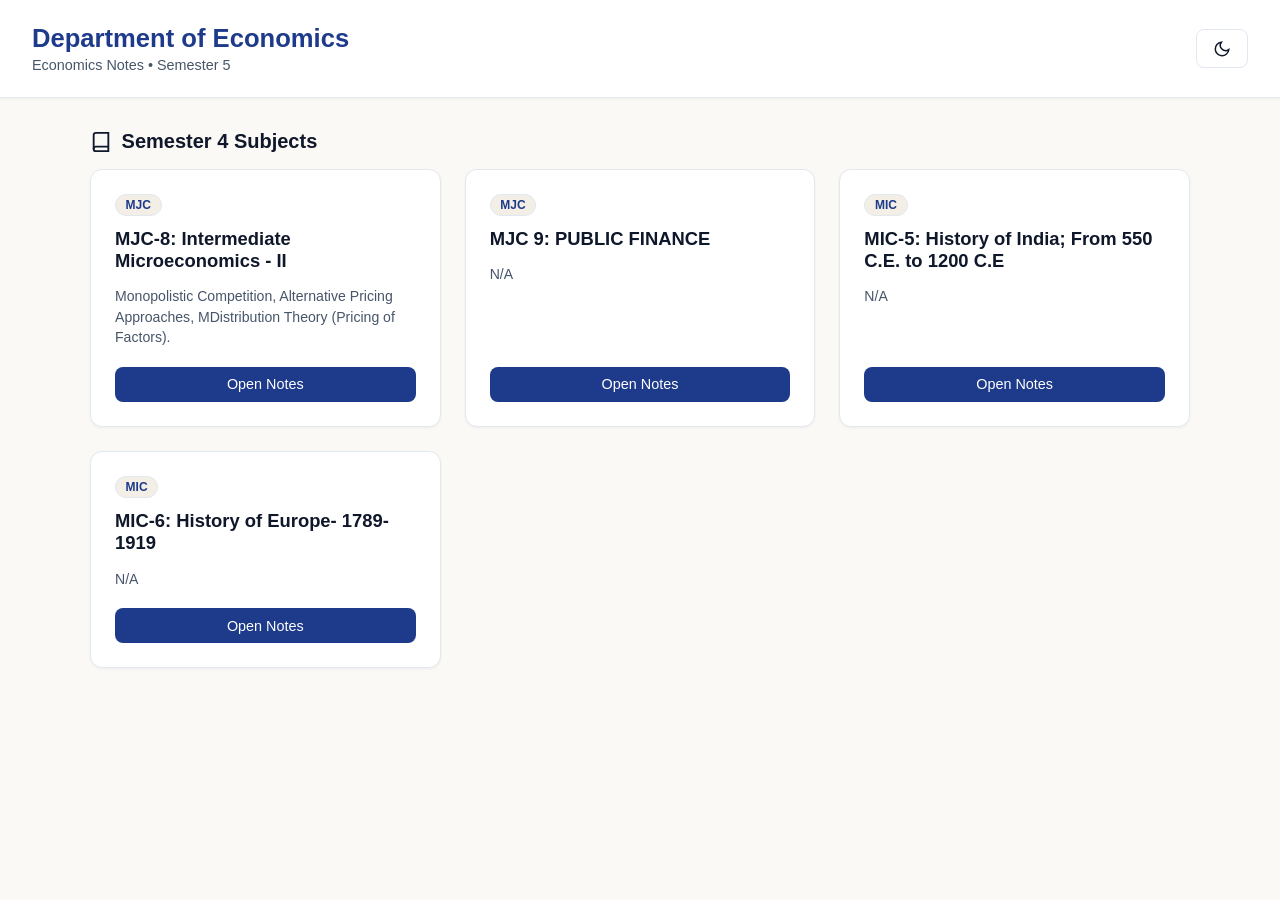
<file: index.html>
<!DOCTYPE html>
<html lang="en">
<head>
  <meta charset="UTF-8">
  <meta name="viewport" content="width=device-width, initial-scale=1.0">
  <title>Economics & Arts Study Notes Portal</title>
  <link rel="stylesheet" href="styles.css">
  <link rel="manifest" href="manifest.json">
  <meta name="mobile-web-app-capable" content="yes">
  <meta name="apple-mobile-web-app-capable" content="yes">
  <meta name="apple-mobile-web-app-status-bar-style" content="default">
  <meta name="theme-color" content="#1e3a8a">
  <link rel="apple-touch-icon" href="icons/icon-192.png">
</head>
<body class="dashboard-body">

  <header class="dashboard-header">
    <div class="header-brand">
      <h1 id="app-title">Dep. of Economics</h1>
      <p id="app-subtitle">Semester 4 • Course Materials & Notes</p>
    </div>
    <div class="header-controls">
      <button id="install-pwa-btn" class="btn-icon-text primary" style="display:none;">
        📥 Install App
      </button>
      <button id="theme-toggle-btn" class="btn-icon-text" title="Toggle Theme"></button>
    </div>
  </header>

  <main class="dashboard-container">

    <!-- Starred Subjects Section -->
    <section id="starred-section" style="display: none; margin-bottom: 2rem;">
      <div class="section-title">
        <svg width="22" height="22" viewBox="0 0 24 24" fill="currentColor" stroke="none" style="color:var(--accent-gold);"><polygon points="12 2 15.09 8.26 22 9.27 17 14.14 18.18 21.02 12 17.77 5.82 21.02 7 14.14 2 9.27 8.91 8.26 12 2"/></svg>
        Starred / Quick Access
      </div>
      <div class="subject-grid" id="starred-grid"></div>
    </section>

    <!-- Main Subjects -->
    <section>
      <div class="section-title">
        <svg width="22" height="22" viewBox="0 0 24 24" fill="none" stroke="currentColor" stroke-width="2"><path d="M4 19.5A2.5 2.5 0 0 1 6.5 17H20"/><path d="M6.5 2H20v20H6.5A2.5 2.5 0 0 1 4 19.5v-15A2.5 2.5 0 0 1 6.5 2z"/></svg>
        Semester 4 Subjects
      </div>
      <div class="subject-grid" id="main-subjects-grid"></div>
    </section>

  </main>

  <script src="config.js"></script>
  <script src="theme.js"></script>
  <script src="app.js"></script>
  <script>
    if ('serviceWorker' in navigator) {
      window.addEventListener('load', () => {
        navigator.serviceWorker.register('service-worker.js', { scope: './' })
          .then(registration => console.log('Service worker registered with scope:', registration.scope))
          .catch(err => console.error('Service worker registration failed:', err));
      });

      window.addEventListener('appinstalled', () => {
        if (installBtn) installBtn.style.display = 'none';
      });
    }

    document.addEventListener("DOMContentLoaded", () => {
      document.getElementById("app-title").innerText = CONFIG.appName;
      document.getElementById("app-subtitle").innerText = `${CONFIG.course} • ${CONFIG.semester}`;

      const mainGrid = document.getElementById("main-subjects-grid");
      const starredGrid = document.getElementById("starred-grid");
      const starredSection = document.getElementById("starred-section");

      const starredList = JSON.parse(localStorage.getItem("econ_starred") || "[]");

      mainGrid.innerHTML = "";
      starredGrid.innerHTML = "";
      let hasStarred = false;

      CONFIG.subjects.forEach(sub => {
        const pct = localStorage.getItem(`econ_scroll_pct_${sub.id}`) || 0;
        const roundPct = Math.round(parseFloat(pct));
        const isStarred = starredList.includes(sub.id);

        const card = document.createElement("div");
        card.className = "subject-card";
        card.innerHTML = `
          <div>
            <div class="card-top">
              <span class="card-badge">${sub.badge}</span>
            </div>
            <h3 class="card-title">${sub.title}</h3>
            <p class="card-desc">${sub.description}</p>
          </div>
          <div>
            ${roundPct > 0 ? `
              <div class="card-progress-container">
                <div class="progress-track"><div class="progress-fill" style="width:${roundPct}%"></div></div>
                <div class="progress-label"><span>Reading Progress</span><span>${roundPct}%</span></div>
              </div>` : ''}
            <div class="card-actions">
              <a href="${sub.path}" class="btn-open">Open Notes</a>
            </div>
          </div>
        `;

        mainGrid.appendChild(card);

        if (isStarred) {
          hasStarred = true;
          const starCard = card.cloneNode(true);
          starredGrid.appendChild(starCard);
        }
      });

      starredSection.style.display = hasStarred ? "block" : "none";
    });

    let deferredPrompt;
    const installBtn = document.getElementById("install-pwa-btn");
    
    window.addEventListener("beforeinstallprompt", (e) => {
      e.preventDefault();
      deferredPrompt = e;
      if(installBtn) installBtn.style.display = "inline-flex";
    });

    if(installBtn) {
      installBtn.addEventListener("click", async () => {
        if (deferredPrompt) {
          deferredPrompt.prompt();
          deferredPrompt = null;
          installBtn.style.display = "none";
        } else {
          alert("PWA Installation is ready or already installed in browser!");
        }
      });
    }
  </script>
</body>
</html>
</file>
<file: styles.css>
:root {
  --bg-primary: #fbf9f5;
  --bg-secondary: #f3efe6;
  --bg-card: #ffffff;
  --text-primary: #0f172a;
  --text-secondary: #475569;
  --text-muted: #64748b;
  --border-color: #e2e8f0;
  --accent-primary: #1e3a8a;
  --accent-green: #2d6a4f;
  --accent-gold: #b45309;
  --shadow-sm: 0 1px 3px rgba(0,0,0,0.05);
  --shadow-md: 0 4px 12px rgba(0,0,0,0.08);
  --shadow-lg: 0 10px 25px rgba(0,0,0,0.12);
  --font-family: -apple-system, BlinkMacSystemFont, "Segoe UI", Roboto, sans-serif;
}

html.dark-mode {
  --bg-primary: #121826 !important;
  --bg-secondary: #1a2234 !important;
  --bg-card: #1f293d !important;
  --text-primary: #e2e8f0 !important;
  --text-secondary: #94a3b8 !important;
  --text-muted: #64748b !important;
  --border-color: #2e3d59 !important;
  --accent-primary: #3b82f6 !important;
  --accent-green: #34d399 !important;
  --accent-gold: #fbbf24 !important;
  --shadow-sm: 0 1px 3px rgba(0,0,0,0.3);
  --shadow-md: 0 4px 12px rgba(0,0,0,0.4);
  --shadow-lg: 0 10px 25px rgba(0,0,0,0.6);
}

/* Dark Mode Text Colors Override for Notion Export HTML */
html.dark-mode body,
html.dark-mode .notion-page,
html.dark-mode main,
html.dark-mode div,
html.dark-mode article,
html.dark-mode section {
  background-color: var(--bg-primary) !important;
  color: var(--text-primary) !important;
}

html.dark-mode h1, html.dark-mode h2, html.dark-mode h3, 
html.dark-mode h4, html.dark-mode h5, html.dark-mode h6,
html.dark-mode p, html.dark-mode span, html.dark-mode li, 
html.dark-mode a, html.dark-mode b, html.dark-mode strong {
  color: var(--text-primary) !important;
}

html.dark-mode table {
  border-color: var(--border-color) !important;
  background-color: var(--bg-card) !important;
}

html.dark-mode th, html.dark-mode td {
  border-color: var(--border-color) !important;
  color: var(--text-primary) !important;
}

html.dark-mode code, html.dark-mode pre {
  background-color: #0d1117 !important;
  color: #58a6ff !important;
  border: 1px solid var(--border-color) !important;
}

html.dark-mode blockquote {
  border-left-color: var(--accent-primary) !important;
  background-color: var(--bg-secondary) !important;
  color: var(--text-primary) !important;
}

/* Dashboard Styling */
body.dashboard-body {
  margin: 0;
  font-family: var(--font-family);
  background-color: var(--bg-primary);
  color: var(--text-primary);
  transition: background-color 0.3s ease, color 0.3s ease;
  min-height: 100vh;
}

.dashboard-header {
  background-color: var(--bg-card);
  border-bottom: 1px solid var(--border-color);
  padding: 1.5rem 2rem;
  display: flex;
  justify-content: space-between;
  align-items: center;
  box-shadow: var(--shadow-sm);
}

.header-brand h1 {
  margin: 0;
  font-size: 1.6rem;
  font-weight: 700;
  color: var(--accent-primary);
}

.header-brand p {
  margin: 0.25rem 0 0 0;
  font-size: 0.9rem;
  color: var(--text-secondary);
}

.header-controls {
  display: flex;
  gap: 0.75rem;
  align-items: center;
}

.btn-icon-text {
  display: inline-flex;
  align-items: center;
  gap: 0.5rem;
  padding: 0.6rem 1rem;
  border-radius: 8px;
  border: 1px solid var(--border-color);
  background: var(--bg-card);
  color: var(--text-primary);
  font-weight: 500;
  cursor: pointer;
  transition: all 0.2s ease;
}

.btn-icon-text:hover {
  background: var(--bg-secondary);
  border-color: var(--accent-primary);
}

.btn-icon-text.primary {
  background: var(--accent-primary);
  color: #ffffff !important;
  border: none;
}

.dashboard-container {
  max-width: 1100px;
  margin: 2rem auto;
  padding: 0 1.5rem;
}

.section-title {
  display: flex;
  align-items: center;
  gap: 0.6rem;
  font-size: 1.25rem;
  font-weight: 600;
  margin-bottom: 1rem;
  color: var(--text-primary);
}

.subject-grid {
  display: grid;
  grid-template-columns: repeat(auto-fill, minmax(310px, 1fr));
  gap: 1.5rem;
  margin-bottom: 2.5rem;
}

.subject-card {
  background: var(--bg-card);
  border: 1px solid var(--border-color);
  border-radius: 12px;
  padding: 1.5rem;
  box-shadow: var(--shadow-sm);
  display: flex;
  flex-direction: column;
  justify-content: space-between;
  transition: transform 0.2s ease, box-shadow 0.2s ease;
}

.subject-card:hover {
  transform: translateY(-3px);
  box-shadow: var(--shadow-md);
}

.card-top {
  display: flex;
  justify-content: space-between;
  align-items: flex-start;
  margin-bottom: 0.75rem;
}

.card-badge {
  font-size: 0.75rem;
  font-weight: 600;
  padding: 0.2rem 0.6rem;
  border-radius: 20px;
  background: var(--bg-secondary);
  color: var(--accent-primary);
  border: 1px solid var(--border-color);
}

.card-title {
  margin: 0 0 0.5rem 0;
  font-size: 1.15rem;
  font-weight: 600;
  color: var(--text-primary);
}

.card-desc {
  font-size: 0.88rem;
  color: var(--text-secondary);
  line-height: 1.45;
  margin-bottom: 1.2rem;
}

.card-progress-container {
  margin-bottom: 1rem;
}

.progress-track {
  height: 6px;
  background: var(--bg-secondary);
  border-radius: 3px;
  overflow: hidden;
  margin-bottom: 0.3rem;
}

.progress-fill {
  height: 100%;
  background: var(--accent-green);
  width: 0%;
  transition: width 0.3s ease;
}

.progress-label {
  font-size: 0.75rem;
  color: var(--text-muted);
  display: flex;
  justify-content: space-between;
}

.card-actions {
  display: flex;
  gap: 0.5rem;
}

.btn-open {
  flex: 1;
  text-align: center;
  text-decoration: none;
  background: var(--accent-primary);
  color: white !important;
  padding: 0.6rem;
  border-radius: 8px;
  font-weight: 500;
  font-size: 0.9rem;
}

/* Floating Toolbar */
#floating-toolbar {
  position: fixed;
  bottom: 24px;
  right: 24px;
  display: flex;
  flex-direction: column;
  gap: 10px;
  z-index: 9990;
}

.floating-btn {
  width: 46px;
  height: 46px;
  border-radius: 50%;
  border: 1px solid var(--border-color);
  background: var(--bg-card);
  color: var(--text-primary);
  box-shadow: var(--shadow-md);
  display: flex;
  align-items: center;
  justify-content: center;
  cursor: pointer;
  text-decoration: none;
  transition: all 0.2s ease;
}

.floating-btn:hover {
  transform: scale(1.08);
  border-color: var(--accent-primary);
}

/* Highlighting Popup */
#highlight-popup {
  position: absolute;
  background: var(--bg-card);
  border: 1px solid var(--border-color);
  box-shadow: var(--shadow-lg);
  border-radius: 30px;
  padding: 6px 12px;
  display: none;
  align-items: center;
  gap: 8px;
  z-index: 99999;
}

.color-dot {
  width: 22px;
  height: 22px;
  border-radius: 50%;
  cursor: pointer;
  border: 2px solid transparent;
  transition: transform 0.15s ease;
}

.color-dot:hover {
  transform: scale(1.2);
}

.dot-yellow { background-color: #fef08a; }
.dot-green { background-color: #bbf7d0; }
.dot-blue { background-color: #bfdbfe; }
.dot-pink { background-color: #fbcfe8; }

.pop-btn {
  background: none;
  border: none;
  color: var(--text-primary);
  cursor: pointer;
  padding: 4px;
  display: flex;
  align-items: center;
  border-radius: 4px;
}

.pop-btn:hover {
  background: var(--bg-secondary);
}

/* Highlighted classes */
.econ-hl-yellow { background-color: #fef08a !important; color: #000 !important; }
.econ-hl-green { background-color: #bbf7d0 !important; color: #000 !important; }
.econ-hl-blue { background-color: #bfdbfe !important; color: #000 !important; }
.econ-hl-pink { background-color: #fbcfe8 !important; color: #000 !important; }
.econ-underline { text-decoration: underline 3px var(--accent-primary) !important; }
.econ-strikethrough { text-decoration: line-through 2px red !important; }

/* Search Modal */

#highlight-popup {
  position: absolute;
  background: var(--bg-card);
  border: 1px solid var(--border-color);
  box-shadow: var(--shadow-lg);
  border-radius: 30px;
  padding: 8px 12px;
  display: none;
  align-items: center;
  gap: 8px;
  z-index: 99999;
  max-width: calc(100vw - 32px);
  flex-wrap: wrap;
}

#highlight-popup .color-dot,
#highlight-popup .pop-btn {
  min-width: 34px;
  min-height: 34px;
}

@media (max-width: 760px) {
  #floating-toolbar {
    right: 12px;
    bottom: 12px;
    flex-direction: row;
    flex-wrap: wrap;
    justify-content: center;
    width: calc(100% - 24px);
  }

  .floating-btn {
    width: 42px;
    height: 42px;
  }

  .modal-card {
    width: 95%;
    margin: 0 8px;
    max-width: none;
  }

  .drawer-content {
    width: 100%;
    max-width: none;
    border-left: none;
    border-radius: 0;
  }

  .drawer-backdrop {
    align-items: flex-end;
  }
}

@media (max-width: 520px) {
  .modal-search-header {
    flex-wrap: wrap;
    gap: 0.5rem;
  }

  .modal-search-header input {
    min-width: 0;
    width: 100%;
  }

  .drawer-content {
    padding: 1rem;
  }

  .note-item-card {
    font-size: 0.88rem;
  }
}

/* Search Modal */
.modal-backdrop {
  position: fixed;
  top: 0;
  left: 0;
  width: 100vw;
  height: 100vh;
  background: rgba(15, 23, 42, 0.6);
  backdrop-filter: blur(4px);
  display: none;
  justify-content: center;
  align-items: flex-start;
  padding-top: 8vh;
  z-index: 10000;
}

.modal-backdrop.active {
  display: flex;
}

.modal-card {
  background: var(--bg-card);
  border: 1px solid var(--border-color);
  width: 90%;
  max-width: 650px;
  border-radius: 16px;
  box-shadow: var(--shadow-lg);
  overflow: hidden;
}

.modal-search-header {
  display: flex;
  align-items: center;
  padding: 1rem 1.25rem;
  border-bottom: 1px solid var(--border-color);
  gap: 0.75rem;
}

.modal-search-header input {
  flex: 1;
  background: transparent;
  border: none;
  color: var(--text-primary);
  font-size: 1.1rem;
  outline: none;
}

.recent-searches {
  padding: 0.75rem 1.25rem;
  background: var(--bg-secondary);
  border-bottom: 1px solid var(--border-color);
  font-size: 0.85rem;
  color: var(--text-secondary);
  display: flex;
  align-items: center;
  gap: 0.5rem;
  flex-wrap: wrap;
}

.search-chip {
  background: var(--bg-card);
  border: 1px solid var(--border-color);
  padding: 0.2rem 0.6rem;
  border-radius: 12px;
  cursor: pointer;
  font-size: 0.8rem;
}

.search-chip:hover {
  border-color: var(--accent-primary);
}

.modal-results-list {
  max-height: 380px;
  overflow-y: auto;
  padding: 0.75rem;
}

.search-item {
  padding: 0.75rem 1rem;
  border-radius: 8px;
  cursor: pointer;
  margin-bottom: 0.4rem;
  transition: background 0.15s ease;
}

.search-item:hover {
  background: var(--bg-secondary);
}

.search-item-tag {
  font-size: 0.7rem;
  font-weight: 700;
  color: var(--accent-primary);
  text-transform: uppercase;
}

/* Auto Short-Notes Drawer */
.drawer-backdrop {
  position: fixed;
  top: 0;
  left: 0;
  width: 100vw;
  height: 100vh;
  background: rgba(0,0,0,0.5);
  display: none;
  justify-content: flex-end;
  z-index: 10000;
}

.drawer-backdrop.active {
  display: flex;
}

.drawer-content {
  width: 90%;
  max-width: 480px;
  height: 100%;
  background: var(--bg-card);
  border-left: 1px solid var(--border-color);
  box-shadow: var(--shadow-lg);
  padding: 1.5rem;
  display: flex;
  flex-direction: column;
}

.drawer-header {
  display: flex;
  justify-content: space-between;
  align-items: center;
  border-bottom: 1px solid var(--border-color);
  padding-bottom: 1rem;
}

.notes-list {
  flex: 1;
  overflow-y: auto;
  margin: 1rem 0;
}

.note-item-card {
  background: var(--bg-secondary);
  border-left: 4px solid var(--accent-primary);
  padding: 0.75rem 1rem;
  border-radius: 0 8px 8px 0;
  margin-bottom: 0.75rem;
  font-size: 0.9rem;
}

.note-item-comment {
  font-style: italic;
  color: var(--accent-gold);
  margin-top: 0.3rem;
  font-size: 0.85rem;
}
/* Smooth Search & Short Note Redirect Pulsing Animation */
.search-highlight-pulse {
  animation: pulseHighlight 2.5s ease-in-out;
}

@keyframes pulseHighlight {
  0% {
    outline: 3px solid #f59e0b;
    background-color: rgba(245, 158, 11, 0.4) !important;
  }
  50% {
    outline: 3px solid #3b82f6;
    background-color: rgba(59, 130, 246, 0.4) !important;
  }
  100% {
    outline: none;
    background-color: transparent;
  }
}

/* Short Note Card Clickable & Timestamp Styling */
.note-item-card {
  background: var(--bg-secondary);
  border-left: 4px solid var(--accent-primary);
  padding: 0.85rem 1rem;
  border-radius: 0 8px 8px 0;
  margin-bottom: 0.85rem;
  font-size: 0.9rem;
  cursor: pointer;
  transition: transform 0.15s ease, box-shadow 0.15s ease;
}

.note-item-card:hover {
  transform: translateX(4px);
  box-shadow: var(--shadow-md);
  border-left-color: var(--accent-gold);
}

.note-card-text {
  color: var(--text-primary);
  font-weight: 500;
  line-height: 1.4;
}

.note-item-comment {
  font-style: italic;
  color: var(--accent-gold);
  margin-top: 0.4rem;
  font-size: 0.85rem;
}

.note-item-time {
  font-size: 0.72rem;
  color: var(--text-muted);
  margin-top: 0.5rem;
}
</file>
